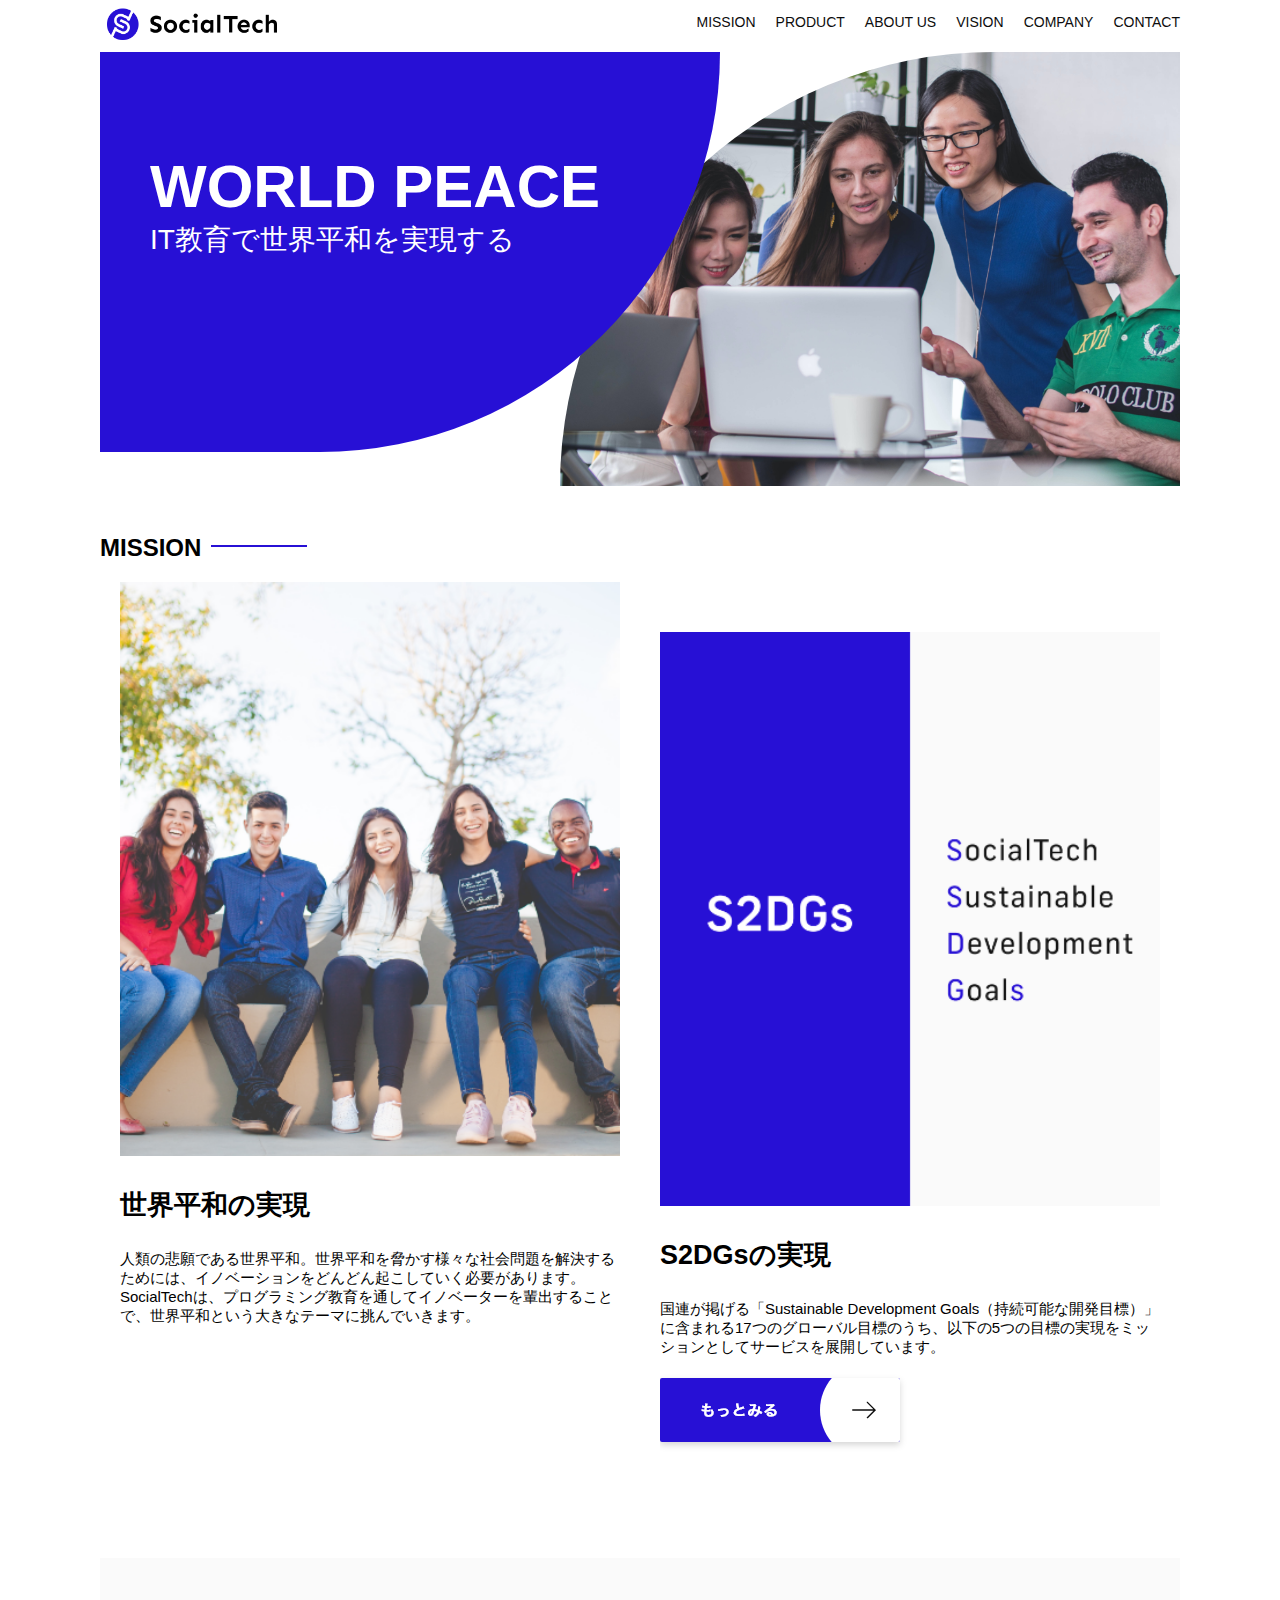
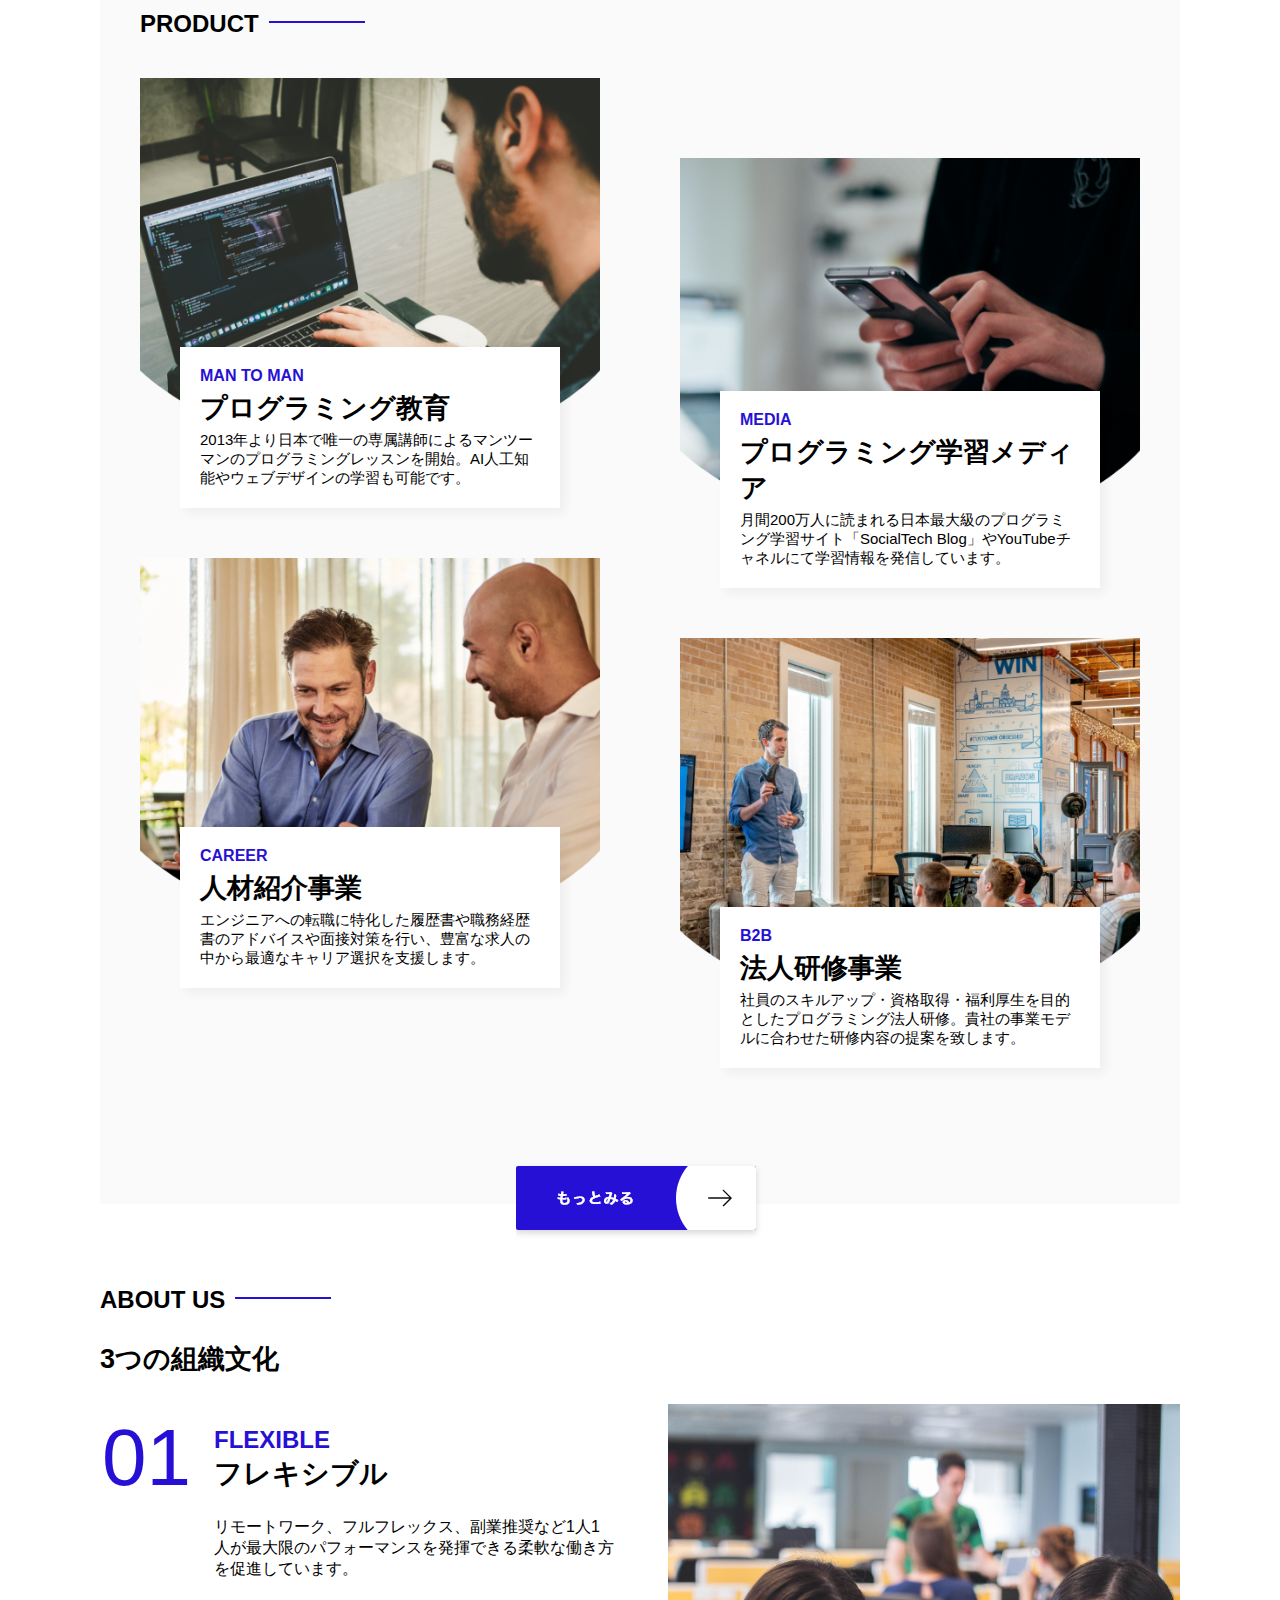
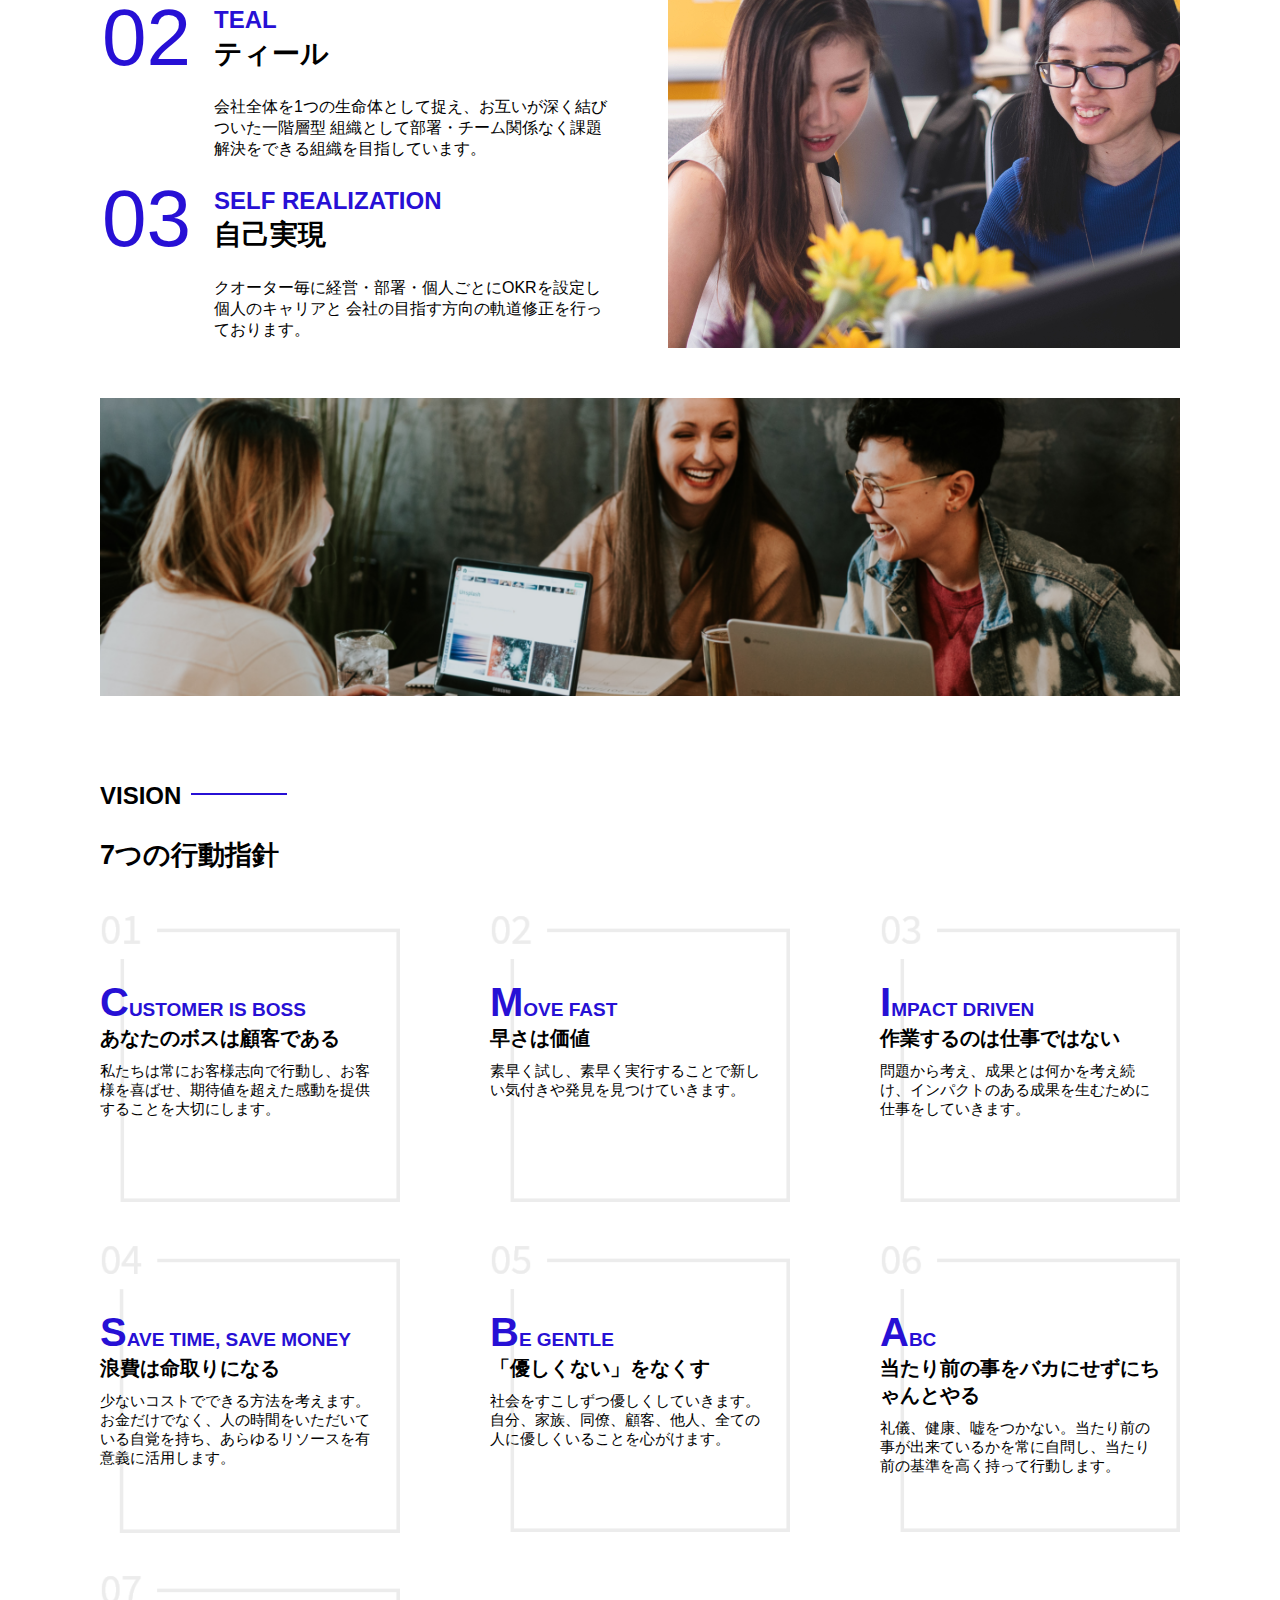
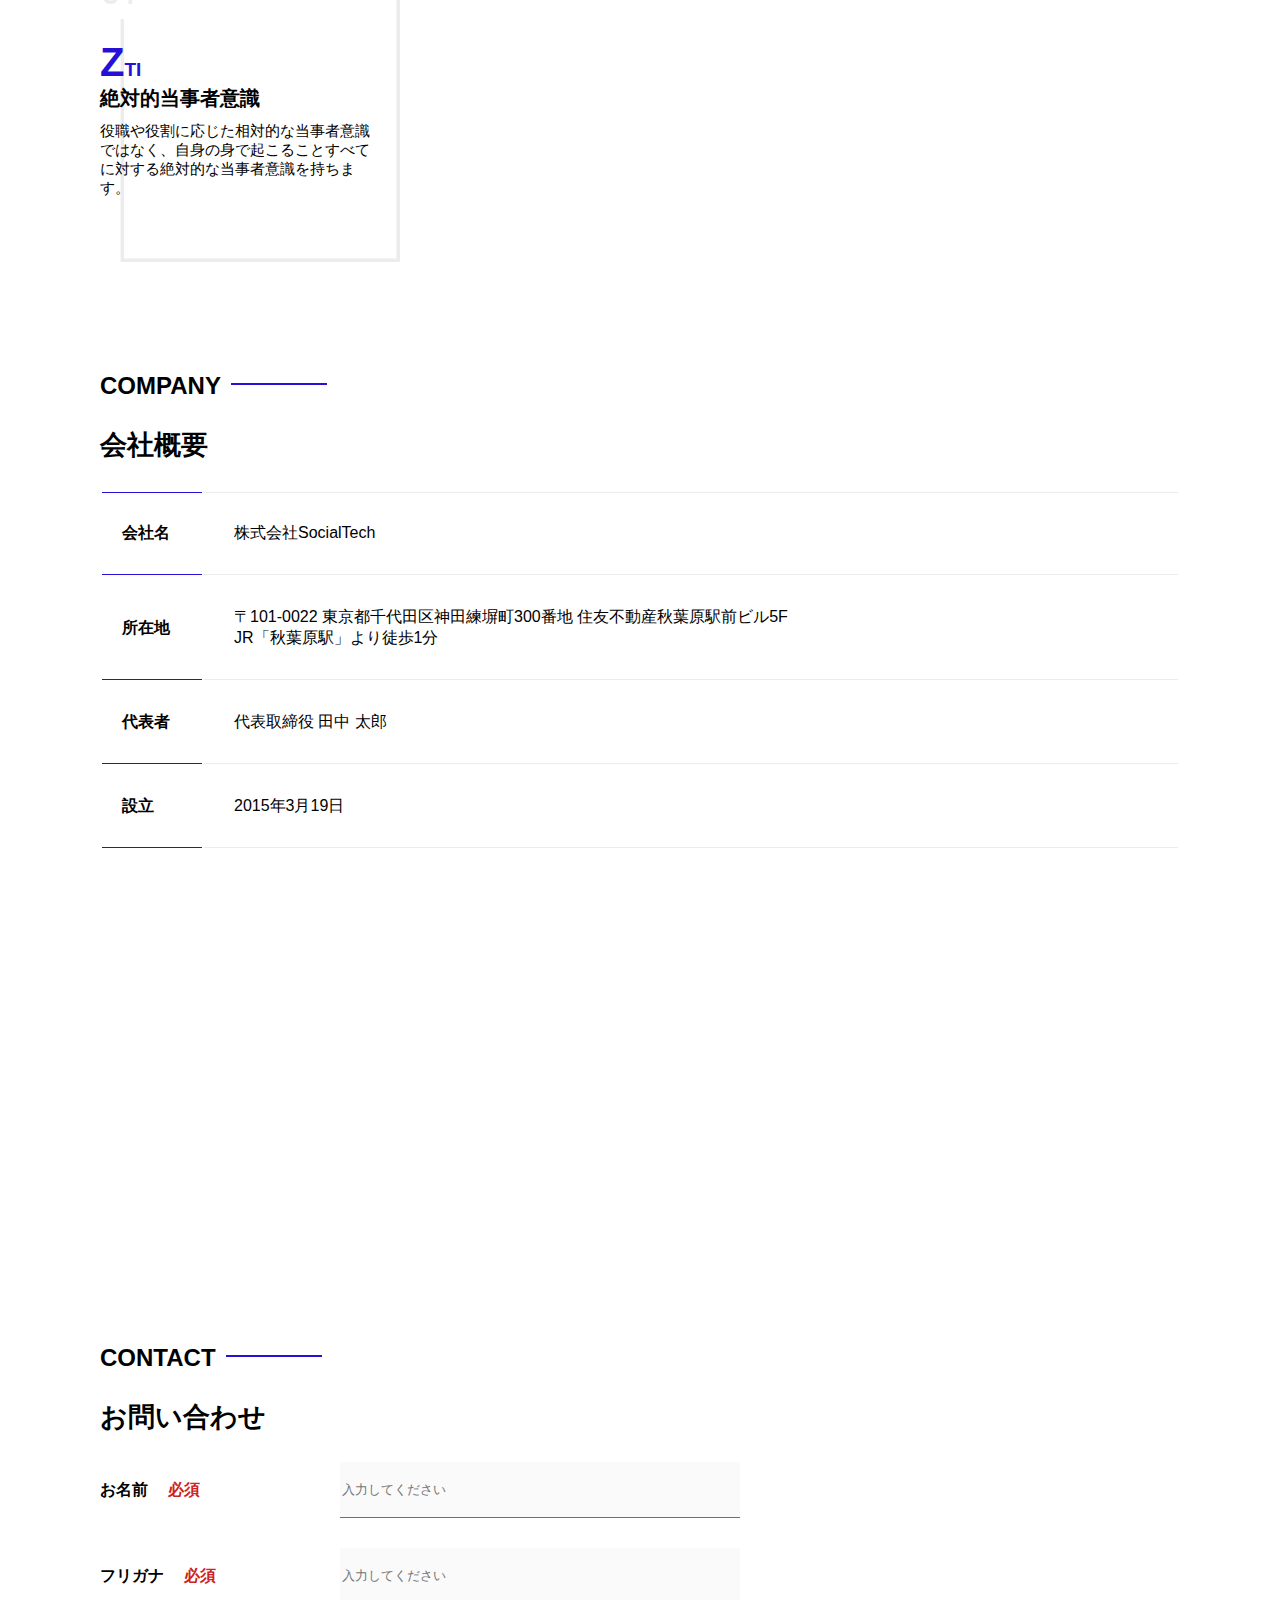
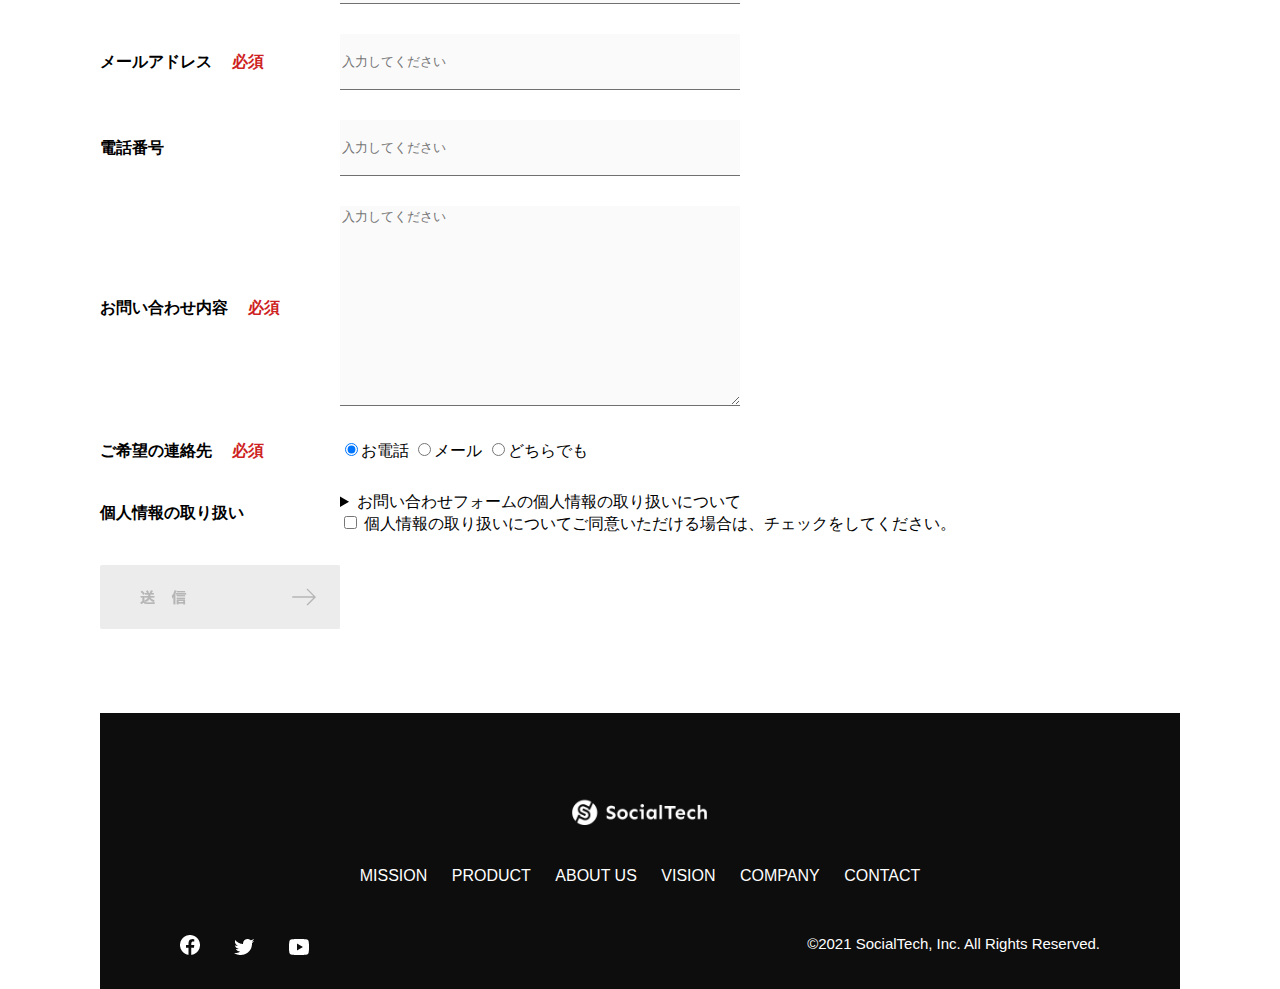
<file: index.html>
<!DOCTYPE html>
<html>
    <head>
        <title>SocialTech</title>
        <meta charset="utf-8">
        <meta name="description" content="SocialTechはEdTech業界のリーディングカンパニーを目指します。">
        <meta name="viewport" content="width=device-width, initial-scale=1.0">
        <link rel="stylesheet" href="style.css">
        <style>
          img:not([alt]) {
            border: 10px solid red;
          }
        </style>
    </head>
    <body>
        <!-- ヘッダー -->
        <header>
            <!-- ロゴ -->
            <a href="index.html" id="logo">
                <img src="images/logo.png" alt="トップページに戻る">
            </a>

            <!-- PC用ナビゲーション -->
            <nav id="nav-pc">
                <ul>
                    <li><a href="mission.html">MISSION</a></li>
                    <li><a href="product.html">PRODUCT</a></li>
                    <li><a href="index.html#aboutus">ABOUT US</a></li>
                    <li><a href="index.html#vision">VISION</a></li>
                    <li><a href="index.html#company">COMPANY</a></li>
                    <li><a href="index.html#contact">CONTACT</a></li>
                </ul>
            </nav>
            <!--スマホ用メニューボタン -->
            <button id="menu-sp" onclick="document.getElementById('nav-sp').style.display = 'block'">
              <img src="images/button-menu.png" alt="ナビゲーションを開く">
            </button>
            <!-- スマホ用ナビゲーション -->
             <div id="nav-sp">
              <button id="close" onclick="document.getElementById('nav-sp').style.display = 'none'">
              <img src="images/button-close.png" alt="ナビゲーションを閉じる">
              </button>

              <nav>
                <ul>
                  <li>
                    <a id="logo-sp" href="index.html" onclick="document.getElementById('nav-sp').style.display = 'none'"><img src="images/logo-sp.png" alt="トップページに戻る"></a>
                  </li>
                  <li><a class="menu" href="mission.html" onclick="document.getElementById('nav-sp').style.display = 'none'">MISSION</a></li>
                  <li><a class="menu" href="product.html" onclick="document.getElementById('nav-sp').style.display = 'none'">PRODUCT</a></li>
                  <li><a class="menu" href="index.html#aboutus" onclick="document.getElementById('nav-sp').style.display = 'none'">ABOUT US</a></li>
                  <li><a class="menu" href="index.html#vision" onclick="document.getElementById('nav-sp').style.display = 'none'">VISION</a></li>
                  <li><a class="menu" href="index.html#company" onclick="document.getElementById('nav-sp').style.display = 'none'">COMPANY</a></li>
                  <li><a class="menu" href="index.html#contact" onclick="document.getElementById('nav-sp').style.display = 'none'">CONTACT</a></li>
                </ul>
                </nav>
                <div id="sns">
                  <a href="https://www.facebook.com/sejuku2013">
                    <img src="images/button-facebook.png" alt="Facebookのリンク">
                  </a>
                  <a href="https://twitter.com/samuraijuku">
                    <img src="images/button-twitter.png" alt="Twitterのリンク">
                  </a>
                  <a href="https://www.youtube.com/channel/UCCFOQO5aDK0xXam4cUQXT8g">
                    <img src="images/button-youtube.png" alt="YouTubeのリンク">
                  </a>
                </div>
              </div>
        </header>

        <main>
            <article>
                <!-- メインビジュアル -->
                <section id="main-visual">
                    <div id="main-message">
                        <h1>WORLD PEACE</h1>
                        <p>IT教育で世界平和を実現する</p>
                    </div>
                    <img src="images/index/index-main.png" alt="PCの周りに集まる多国籍の仲間たち">
                </section>

                <!-- ミッション -->
                <section id="mission">
                    <h2 class="index-h2">MISSION</h2>
                    <div id="mission-flex">
                        <div>
                            <img id="mission-photo" src="images/index/index-mission.png" alt="屋外のベンチで写真を撮影する多国籍の仲間たち">
                            <h3>世界平和の実現</h3>
                            <p>
                                人類の悲願である世界平和。世界平和を脅かす様々な社会問題を解決するためには、イノベーションをどんどん起こしていく必要があります。SocialTechは、プログラミング教育を通してイノベーターを輩出することで、世界平和という大きなテーマに挑んでいきます。
                            </p>
                        </div>
                        <div>
                            <img id="s2dgs" src="images/index/s2dgs.png" alt="S2DGs">
                            <h3>S2DGsの実現</h3>
                            <p>国連が掲げる「Sustainable Development Goals（持続可能な開発目標）」に含まれる17つのグローバル目標のうち、以下の5つの目標の実現をミッションとしてサービスを展開しています。</p>
                            <a href="mission.html">
                                <img src="images/button-more.png" alt="もっとみる">
                            </a>
                        </div>
                    </div>
                </section>

                <!-- プロダクト -->
                <section id="product">
                    <h2 class="index-h2">PRODUCT</h2>
                    <div class="product-flex">
                        <div id="product-left">
                            <div>
                                <img class="product-photo" src="images/index/index-mantoman.png" alt="PCでコードを書く男性">
                                <div class="product-explain">
                                    <span>MAN TO MAN</span>
                                    <h3>プログラミング教育</h3>
                                    <p>2013年より日本で唯一の専属講師によるマンツーマンのプログラミングレッスンを開始。AI人工知能やウェブデザインの学習も可能です。</p>
                                </div>
                            </div>
                            <div>
                                <img class="product-photo" src="images/index/index-career.png" alt="笑顔で話し合う2人の男性">
                                <div class="product-explain">
                                    <span>CAREER</span>
                                    <h3>人材紹介事業</h3>
                                    <p>エンジニアへの転職に特化した履歴書や職務経歴書のアドバイスや面接対策を行い、豊富な求人の中から最適なキャリア選択を支援します。</p>
                                </div>
                            </div>
                        </div>
                        <div id="product-right">
                            <div>
                                <img class="product-photo" src="images/index/index-media.png" alt="スマートフォンを操作する人">
                                <div class="product-explain">
                                    <span>MEDIA</span>
                                    <h3>プログラミング学習メディア</h3>
                                    <p>月間200万人に読まれる日本最大級のプログラミング学習サイト「SocialTech Blog」やYouTubeチャネルにて学習情報を発信しています。</p>
                                </div>
                            </div>
                            <div>
                                <img class="product-photo" src="images/index/index-b2b.png" alt="講演中の男性とそれを聴く人々">
                                <div class="product-explain">
                                    <span>B2B</span>
                                    <h3>法人研修事業</h3>
                                    <p>社員のスキルアップ・資格取得・福利厚生を目的としたプログラミング法人研修。貴社の事業モデルに合わせた研修内容の提案を致します。</p>
                                </div>
                            </div>
                        </div>
                    </div>
                    <div id="product-more">
                        <a href="product.html">
                            <img src="images/button-more.png" alt="もっとみる">
                        </a>
                    </div>
                </section>

                <!-- ABOUT US -->
                <section id="aboutus">
                    <h2 class="index-h2">ABOUT US</h2>
                    <h3>3つの組織文化</h3>
                    <div>
                        <table class="culture-table">
                            <tr>
                                <td class="culture-num">01</td>
                                <th><span class="culture-en">FLEXIBLE</span><br>フレキシブル</th>
                            </tr>
                            <tr>
                                <td>

                                </td>
                                <td class="culture-description">リモートワーク、フルフレックス、副業推奨など1人1人が最大限のパフォーマンスを発揮できる柔軟な働き方を促進しています。</td>
                            </tr>
                            <tr>
                                <td class="culture-num">02</td>
                                <th><span class="culture-en">TEAL</span><br>ティール</th>
                            </tr>
                            <tr>
                                <td>

                                </td>
                                <td class="culture-description">会社全体を1つの生命体として捉え、お互いが深く結びついた一階層型 組織として部署・チーム関係なく課題解決をできる組織を目指しています。</td>
                            </tr>
                            <tr>
                                <td class="culture-num">03</td>
                                <th><span class="culture-en">SELF REALIZATION</span><br>自己実現</th>
                            </tr>
                            <tr>
                                <td>

                                </td>
                                <td class="culture-description">クオーター毎に経営・部署・個人ごとにOKRを設定し個人のキャリアと 会社の目指す方向の軌道修正を行っております。</td>
                            </tr>
                        </table>
                        <img class="culture-img" src="images/index/index-aboutus1.png" alt="笑顔で話し合う2人の女性">
                    </div>
                        <img class="culture-img2" src="images/index/index-aboutus2.png" alt="笑顔で話し合う3人の男女">
                </section>
                <!-- VISION -->
                <section id="vision">
                    <h2 class="index-h2">VISION</h2>
                    <h3>7つの行動指針</h3>
                    <div>
                        <div class="vision-box">
                            <img src="images/index/vision-01.png" alt="01">
                            <div>
                                <h4>CUSTOMER IS BOSS</h4>
                                <h5>あなたのボスは顧客である</h5>
                                <p>私たちは常にお客様志向で行動し、お客様を喜ばせ、期待値を超えた感動を提供することを大切にします。</p>
                            </div>
                        </div>
                        <div class="vision-box">
                            <img src="images/index/vision-02.png" alt="02">
                            <div>
                                <h4>MOVE FAST</h4>
                                <h5>早さは価値</h5>
                                <p>素早く試し、素早く実行することで新しい気付きや発見を見つけていきます。</p>
                            </div>
                        </div>
                        <div class="vision-box">
                            <img src="images/index/vision-03.png" alt="03">
                            <div>
                                <h4>IMPACT DRIVEN</h4>
                                <h5>作業するのは仕事ではない</h5>
                                <p>問題から考え、成果とは何かを考え続け、インパクトのある成果を生むために仕事をしていきます。</p>
                            </div>
                        </div>
                        <div class="vision-box">
                            <img src="images/index/vision-04.png" alt="04">
                            <div>
                                <h4>SAVE TIME, SAVE MONEY</h4>
                                <h5>浪費は命取りになる</h5>
                                <p>少ないコストでできる方法を考えます。お金だけでなく、人の時間をいただいている自覚を持ち、あらゆるリソースを有意義に活用します。</p>
                            </div>
                        </div>
                        <div class="vision-box">
                            <img src="images/index/vision-05.png" alt="05">
                            <div>
                                <h4>BE GENTLE</h4>
                                <h5>「優しくない」をなくす</h5>
                                <p>社会をすこしずつ優しくしていきます。自分、家族、同僚、顧客、他人、全ての人に優しくいることを心がけます。</p>
                            </div>
                        </div>
                        <div class="vision-box">
                            <img src="images/index/vision-06.png" alt="06">
                            <div>
                                <h4>ABC</h4>
                                <h5>当たり前の事をバカにせずにちゃんとやる</h5>
                                <p>礼儀、健康、嘘をつかない。当たり前の事が出来ているかを常に自問し、当たり前の基準を高く持って行動します。</p>
                            </div>
                        </div>
                        <div class="vision-box">
                            <img src="images/index/vision-07.png" alt="07">
                            <div>
                                <h4>ZTI</h4>
                                <h5>絶対的当事者意識</h5>
                                <p>役職や役割に応じた相対的な当事者意識ではなく、自身の身で起こることすべてに対する絶対的な当事者意識を持ちます。</p>
                            </div>
                        </div>
                    </div>
                </section>
                <!-- COMPANY -->
                <section id="company">
                    <h2 class="index-h2">COMPANY</h2>
                    <h3>会社概要</h3>
                        <table id="company-table">
                            <tr>
                                <th class="tableheader tableheader-first">会社名</th>
                                <td class="cell cell-first">株式会社SocialTech</td>
                            </tr>
                            <tr>
                                <th class="tableheader">所在地</th>
                                <td class="cell">〒101-0022 東京都千代田区神田練塀町300番地 住友不動産秋葉原駅前ビル5F<br>JR「秋葉原駅」より徒歩1分</td>
                            </tr>
                            <tr>
                                <th class="tableheader">代表者</th>
                                <td class="cell">代表取締役 田中 太郎</td>
                            </tr>
                            <tr>
                                <th class="tableheader">設立</th>
                                <td class="cell">2015年3月19日</td>
                            </tr>
                        </table>
    <iframe
        src="https://www.google.com/maps/embed?pb=!1m18!1m12!1m3!1d4611.608150906091!2d139.77181379354917!3d35.70068717935704!2m3!1f0!2f0!3f0!3m2!1i1024!2i768!4f13.1!3m3!1m2!1s0x60188fee13660e23%3A0x77137876edf742ac!2z5L2P5Y-L5LiN5YuV55Sj56eL6JGJ5Y6f6aeF5YmN44OT44Or!5e0!3m2!1sja!2sjp!4v1724072597083!5m2!1sja!2sjp"
        style="border: 0" allowfullscreen="" loading="lazy">
    </iframe>
   </section>
<!-- お問い合わせフォーム -->
   <section id="contact">
    <h2 class="index-h2">CONTACT</h2>
    <h3>お問い合わせ</h3>
    <form>
      <div>
        <div class="contact-heading">
          <label class="contact-label">お名前<span class="contact-span">必須</span></label>
        </div>
        <div>
          <input type="text" name="name" placeholder="入力してください" class="contact-textbox">
        </div>
      </div>
      <div>
        <div class="contact-heading">
          <label class="contact-label">フリガナ<span class="contact-span">必須</span></label>
        </div>
        <div>
          <input type="text" name="hurigana" placeholder="入力してください" class="contact-textbox">
        </div>
      </div>
      <div>
        <div class="contact-heading">
          <label class="contact-label">メールアドレス<span class="contact-span">必須</span></label>
        </div>
        <div>
          <input type="text" name="email" placeholder="入力してください" class="contact-textbox">
        </div>
      </div>
      <div>
        <div class="contact-heading">
          <label class="contact-label">電話番号</label>
        </div>
        <div>
          <input type="text" name="tel" placeholder="入力してください" class="contact-textbox">
        </div>
      </div>
      <div>
        <div class="contact-heading">
          <label class="contact-label">お問い合わせ内容<span class="contact-span">必須</span></label>
        </div>
        <div>
          <textarea class="contact-textarea" placeholder="入力してください" name="message"></textarea>
        </div>
      </div>
      <div>
        <div class="contact-heading">
          <label class="contact-label">ご希望の連絡先<span class="contact-span">必須</span></label>
        </div>
        <div><input class="radiobutton" type="radio" value="tel" name="contact" checked><label>お電話</label> <input class="radiobutton" type="radio" value="mail" name="contact"><label>メール</label> <input class="radiobutton" type="radio" value="both" name="contact"><label>どちらでも</label></div>
      </div>
      <div>
        <div class="contact-heading">
          <label class="contact-label">個人情報の取り扱い</label>
        </div>
        <div>
          <details>
            <summary>お問い合わせフォームの個人情報の取り扱いについて</summary>
            <div>
              <dl>
                <dt>１．組織の名称又は氏名</dt>
                <dd>株式会社SocialTech</dd>
                <dt>２．個人情報保護管理者（若しくはその代理人）の氏名又は職名、所属及び連絡先</dt>
                <dd>
                  <p>鈴木 一郎 コーポレート部</p>
                  <p>メールアドレス：samurai@example.com</p>
                  <p>TEL：03-1234-5678</p>
                </dd>
                <dt>３．個人情報の利用目的</dt>
                <dd>
                  <ul>
                    <li>本サービス及び本サービスに関連する情報の提供又はそれらに関する連絡のため</li>
                    <li>ユーザーの本人確認のため</li>
                    <li>当社サービスのご案内のため</li>
                    <li>当社の商品等の広告または宣伝（電子メールによるものを含むものとします。）</li>
                  </ul>
                </dd>
                <dt>４．個人情報の取り扱い業務の委託</dt>
                <dd>個人情報の取扱業務の全部または一部を外部に業務委託する場合があります。その際、弊社は、個人情報を適切に保護できる管理体制を敷き実行していることを条件として委託先を厳選したうえで、機密保持契約を委託先と締結し、お客様の個人情報を厳密に管理させます。</dd>
                <dt>５．個人情報の開示等の請求</dt>
                <dd>
                  お客様は、弊社に対してご自身の個人情報の開示等（利用目的の通知、開示、内容の訂正・追加・削除、利用の停止または消去、第三者への提供の停止）に関して、当社問合わせ窓口に申し出ることができます。<br>
                  その際、弊社はお客様ご本人を確認させていただいたうえで、合理的な期間内に対応いたします。<br>
                  なお、個人情報に関する弊社問合わせ先は、次の通りです。
                </dd>
                <dd>
                  <p>株式会社SocialTech　個人情報問合せ窓口</p>
                  <p>〒150-0043　東京都千代田区神田練塀町300番地 住友不動産秋葉原駅前ビル5F</p>
                  <p>メールアドレス：samurai@example.com　TEL：03-1234-5678</p>
                </dd>

                <dt>６．個人情報を提供されることの任意性について</dt>
                <dd>お客様がご自身の個人情報を弊社に提供されるか否かは、お客様のご判断によりますが、もしご提供されない場合には、適切なサービスが提供できない場合がありますので予めご了承ください。</dd>
              </dl>
            </div>
          </details>
          <input type="checkbox" name="agree">
          <span>個人情報の取り扱いについてご同意いただける場合は、チェックをしてください。</span>
        </div>
      </div>
        <input type="image" src="images/button-submit.png" alt="送信する">
    </form>
  </section>
</article>
</main>

<footer>
    <div id="footer-logo">
      <img src="images/logo-sp.png" alt="SocialTech">
    </div>
    <div id="footer-link">
        <a href="mission.html">MISSION</a>
        <a href="product.html">PRODUCT</a>
        <a href="index.html#aboutus">ABOUT US</a>
        <a href="index.html#vision">VISION</a>
        <a href="index.html#company">COMPANY</a>
        <a href="index.html#contact">CONTACT</a>
      </div>
      <div id="sns-footer">
        <div class="sns-btns">
          <a href="https://www.facebook.com/sejuku2013"><img src="images/button-facebook.png" alt="Facebookのリンク"></a>
          <a href="https://twitter.com/samuraijuku"><img src="images/button-twitter.png" alt="Twitterのリンク"></a>
          <a href="https://www.youtube.com/channel/UCCFOQO5aDK0xXam4cUQXT8g"><img src="images/button-youtube.png" alt="YouTubeのリンク"></a>
        </div>
        <p id="copyright">&copy;2021 SocialTech, Inc. All Rights Reserved.</p>
      </div>
  </footer>
    </body>
</html>
</file>
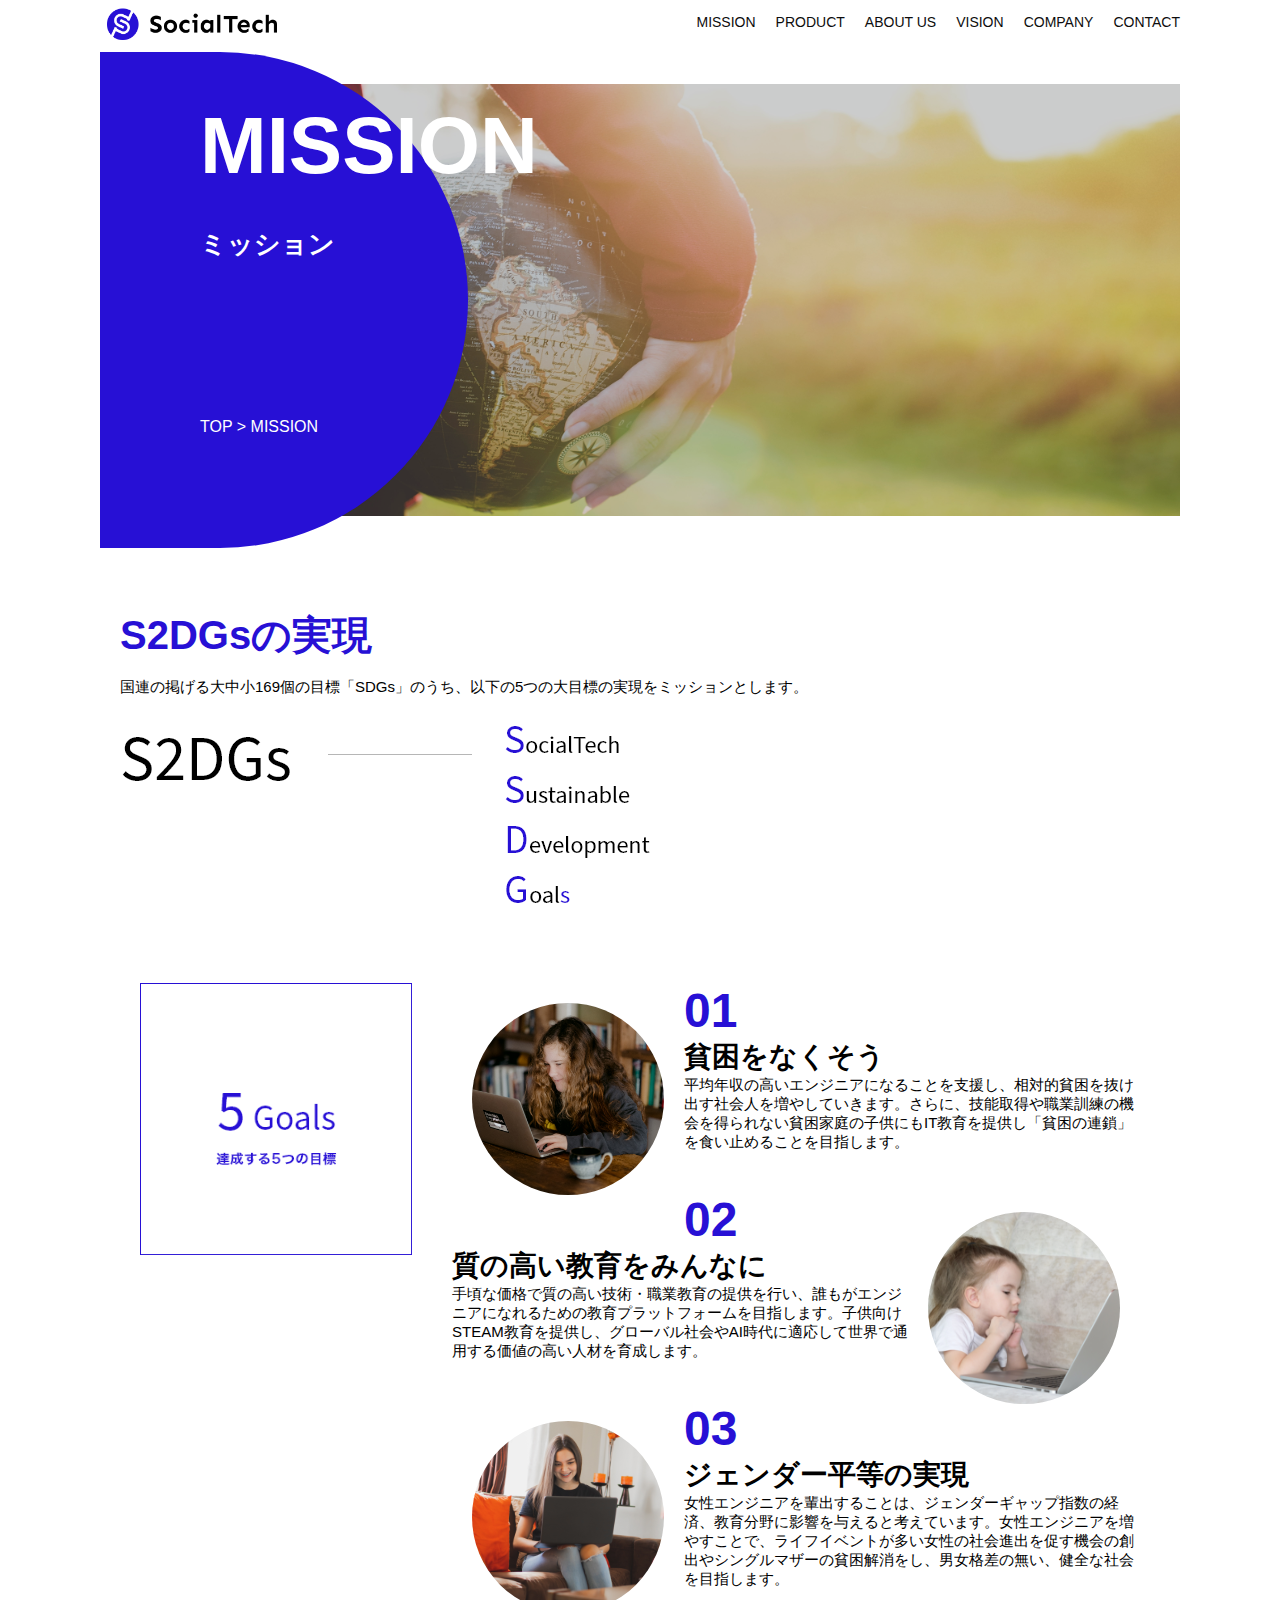
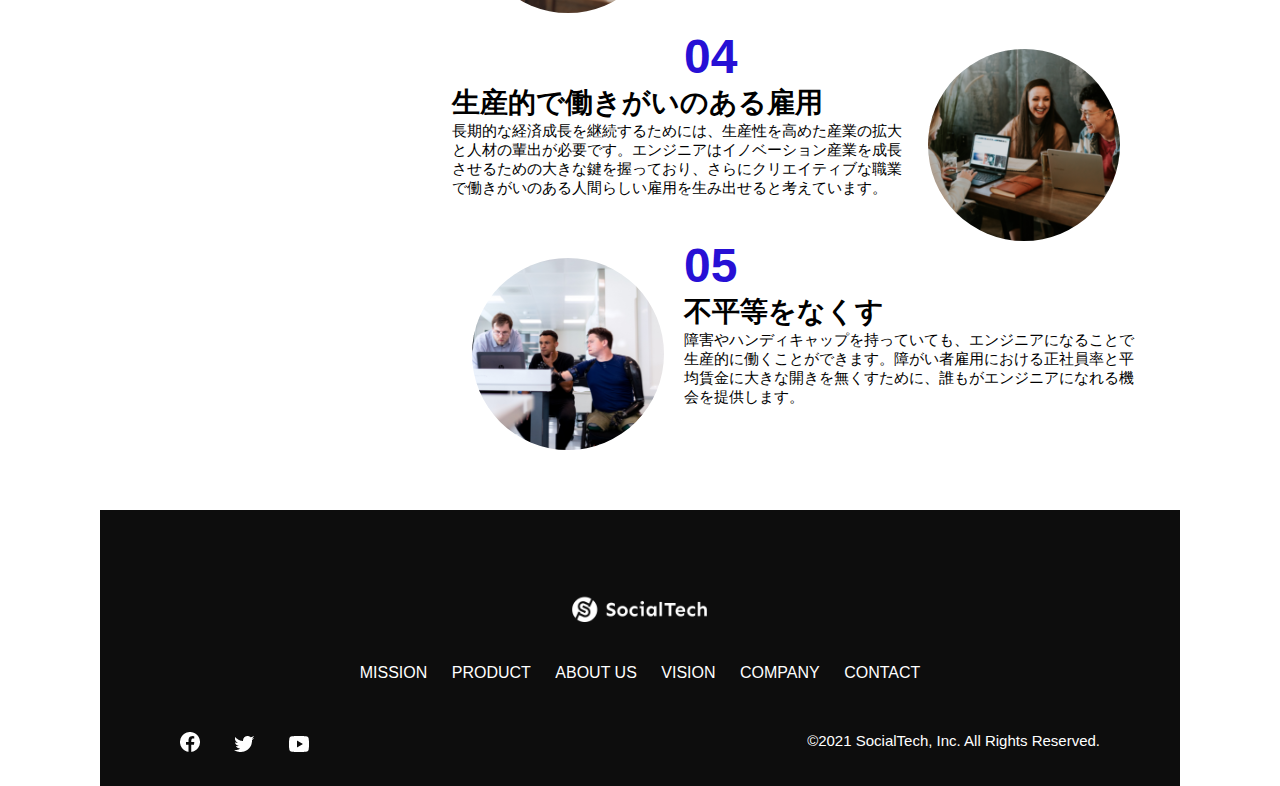
<file: mission.html>
<!DOCTYPE html>
<html>
  <head>
    <title>SocialTech -MISSION ミッション- </title>
    <meta charset="utf-8">
    <meta name="description" content="SocialTechが目指す5つの目標（S2DGs）を紹介します">
    <meta name="viewport" content="width=device-width, initial-scale=1.0">
    <link rel="stylesheet" href="style.css">
  </head>

  <body>
    <!-- ヘッダー -->
    <header>
      <!-- ロゴ -->
      <a href="index.html" id="logo">
        <img src="images/logo.png" alt="トップページに戻る">
      </a>

      <!-- PC用ナビゲーション -->
      <nav id="nav-pc">
          <ul>
            <li><a href="mission.html">MISSION</a></li>
            <li><a href="product.html">PRODUCT</a></li>
            <li><a href="index.html#aboutus">ABOUT US</a></li>
            <li><a href="index.html#vision">VISION</a></li>
            <li><a href="index.html#company">COMPANY</a></li>
            <li><a href="index.html#contact">CONTACT</a></li>
        </ul>
      </nav>

      <!-- スマホ用メニューボタン -->
      <button id="menu-sp" onclick="document.getElementById('nav-sp').style.display = 'block'">
          <img src="images/button-menu.png" alt="ナビゲーションを開く">
      </button>

      <!-- スマホ用ナビゲーション -->
      <div id="nav-sp">
          <button id="close" onclick="document.getElementById('nav-sp').style.display = 'none'">
          <img src="images/button-close.png" alt="ナビゲーションを閉じる">
        </button>

        <nav>
          <ul>
            <li>
              <a id="logo-sp" href="index.html" onclick="document.getElementById('nav-sp').style.display = 'none'"><img src="images/logo-sp.png" alt="トップページに戻る"></a>
            </li>
              <li><a class="menu" href="mission.html" onclick="document.getElementById('nav-sp').style.display = 'none'">MISSION</a></li>
              <li><a class="menu" href="product.html" onclick="document.getElementById('nav-sp').style.display = 'none'">PRODUCT</a></li>
              <li><a class="menu" href="index.html#aboutus" onclick="document.getElementById('nav-sp').style.display = 'none'">ABOUT US</a></li>
              <li><a class="menu" href="index.html#vision" onclick="document.getElementById('nav-sp').style.display = 'none'">VISION</a></li>
              <li><a class="menu" href="index.html#company" onclick="document.getElementById('nav-sp').style.display = 'none'">COMPANY</a></li>
              <li><a class="menu" href="index.html#contact" onclick="document.getElementById('nav-sp').style.display = 'none'">CONTACT</a></li>
          </ul>
        </nav>
        <div id="sns">
            <a href="https://www.facebook.com/sejuku2013">
              <img src="images/button-facebook.png" alt="Facebookのリンク">
            </a>
            <a href="https://twitter.com/samuraijuku">
              <img src="images/button-twitter.png" alt="Twitterのリンク">
            </a>
            <a href="https://www.youtube.com/channel/UCCFOQO5aDK0xXam4cUQXT8g">
              <img src="images/button-youtube.png" alt="YouTubeのリンク">
            </a>
        </div>
      </div>
    </header>

    <main>
      <article>
        <section id="mission-main">
            <div class="mission-main-inner">
              <div id="mission-title">
                <h1>MISSION<br><span>ミッション</span></h1>
                  <p>TOP > MISSION</p>
              </div>
            </div>
          </section>

          <section id="mission-s2dgs">
            <h2 class="mission-h2">S2DGsの実現</h2>
              <p>国連の掲げる大中小169個の目標「SDGs」のうち、以下の5つの大目標の実現をミッションとします。</p>
                  <img src="images/mission/mission-s2dgs.png" alt="S2DGs">
          </section>

          <section id="mission-five-goals">
            <div class="five-goals-image">
                    <img src="images/mission/mission-5goals.png" alt="5Goals">
            </div>
              <div class="five-goals-read">
                  <div>
                    <img class="fivegoals-image-left" src="images/mission/mission-5goals01.png" alt="PCを操作する女の子">
                    <span class="fivegoals-number">01</span>
                    <h3 class="fivegoals-h3">貧困をなくそう</h3>
                    <p class="fivegoals-p">平均年収の高いエンジニアになることを支援し、相対的貧困を抜け出す社会人を増やしていきます。さらに、技能取得や職業訓練の機会を得られない貧困家庭の子供にもIT教育を提供し「貧困の連鎖」を食い止めることを目指します。</p>
                  </div>
                  <div>
                    <img class="fivegoals-image-right" src="images/mission/mission-5goals02.png" alt="PCを見つめる小さい女の子">
                    <span class="fivegoals-number">02</span>
                    <h3 class="fivegoals-h3">質の高い教育をみんなに</h3>
                    <p class="fivegoals-p">手頃な価格で質の高い技術・職業教育の提供を行い、誰もがエンジニアになれるための教育プラットフォームを目指します。子供向けSTEAM教育を提供し、グローバル社会やAI時代に適応して世界で通用する価値の高い人材を育成します。</p>
                </div>
                <div>
                    <img class="fivegoals-image-left" src="images/mission/mission-5goals03.png" alt="PCを操作する女性">
    
                    <span class="fivegoals-number">03</span>
                  <h3 class="fivegoals-h3">ジェンダー平等の実現</h3>
                      <p class="fivegoals-p">女性エンジニアを輩出することは、ジェンダーギャップ指数の経済、教育分野に影響を与えると考えています。女性エンジニアを増やすことで、ライフイベントが多い女性の社会進出を促す機会の創出やシングルマザーの貧困解消をし、男女格差の無い、健全な社会を目指します。</p>
                </div>
                <div>
                    <img class="fivegoals-image-right" src="images/mission/mission-5goals04.png" alt="笑顔で話し合う3人の男女">
                    <span class="fivegoals-number">04</span>
                    <h3 class="fivegoals-h3">生産的で働きがいのある雇用</h3>
                      <p class="fivegoals-p">長期的な経済成長を継続するためには、生産性を高めた産業の拡大と人材の輩出が必要です。エンジニアはイノベーション産業を成長させるための大きな鍵を握っており、さらにクリエイティブな職業で働きがいのある人間らしい雇用を生み出せると考えています。</p>
                </div>
                <div>
                    <img class="fivegoals-image-left" src="images/mission/mission-5goals05.png" alt="障害を持つ男性が生き生きと働く様子">
                    <span class="fivegoals-number">05</span>
                    <h3 class="fivegoals-h3">不平等をなくす</h3>
                        <p class="fivegoals-p">障害やハンディキャップを持っていても、エンジニアになることで生産的に働くことができます。障がい者雇用における正社員率と平均賃金に大きな開きを無くすために、誰もがエンジニアになれる機会を提供します。</p>
                </div>
              </div>
            </section>
             
      </article>
    </main>

    <footer>
        <div id="footer-logo">
            <img src="images/logo-sp.png" alt="SocialTech">
      </div>
      <div id="footer-link">
            <a href="mission.html">MISSION</a>
            <a href="product.html">PRODUCT</a>
            <a href="index.html#aboutus">ABOUT US</a>
            <a href="index.html#vision">VISION</a>
            <a href="index.html#company">COMPANY</a>
            <a href="index.html#contact">CONTACT</a>
      </div>
      <div id="sns-footer">
          <div class="sns-btns">
              <a href="https://www.facebook.com/sejuku2013"><img src="images/button-facebook.png" alt="Facebookのリンク"></a>
              <a href="https://twitter.com/samuraijuku"><img src="images/button-twitter.png" alt="Twitterのリンク"></a>
              <a href="https://www.youtube.com/channel/UCCFOQO5aDK0xXam4cUQXT8g"><img src="images/button-youtube.png" alt="YouTubeのリンク"></a>
        </div>
              <p id="copyright">&copy;2021 SocialTech, Inc. All Rights Reserved.</p>
      </div>
    </footer>

  </body>
</html>
</file>
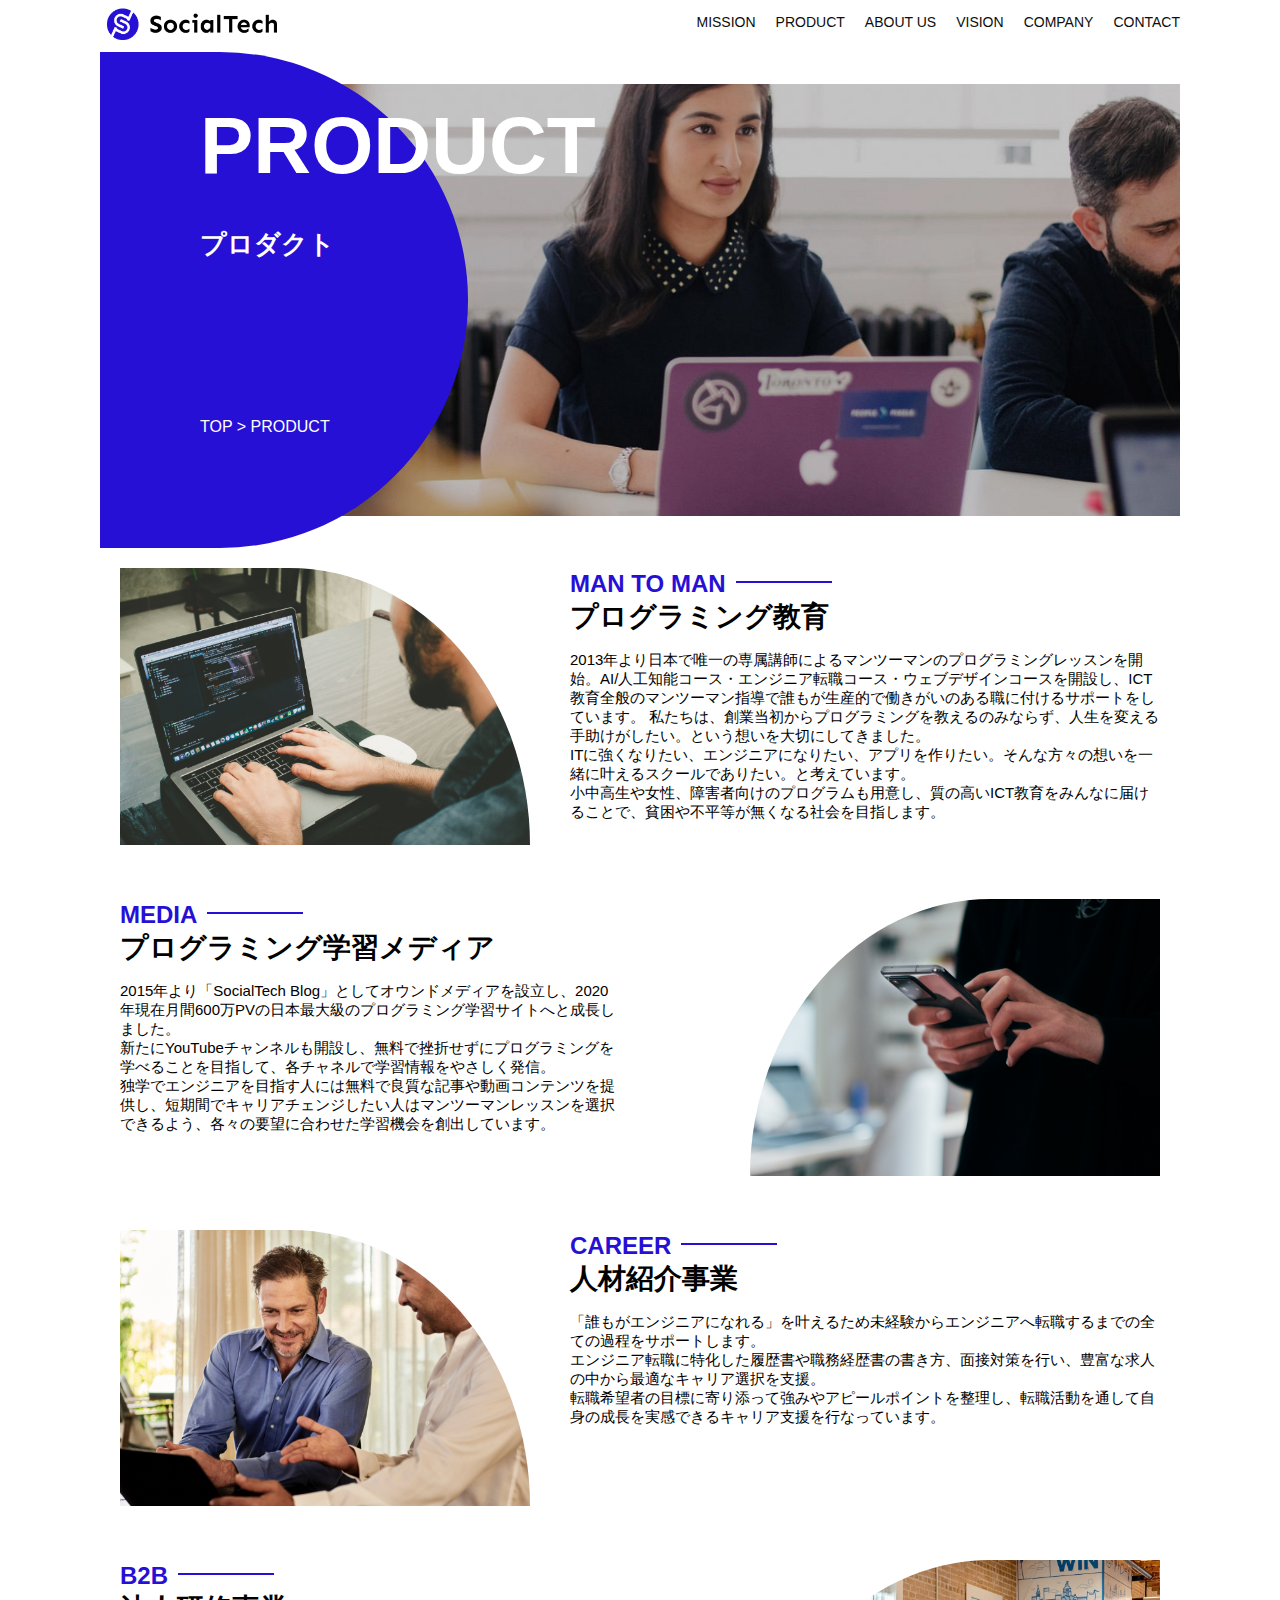
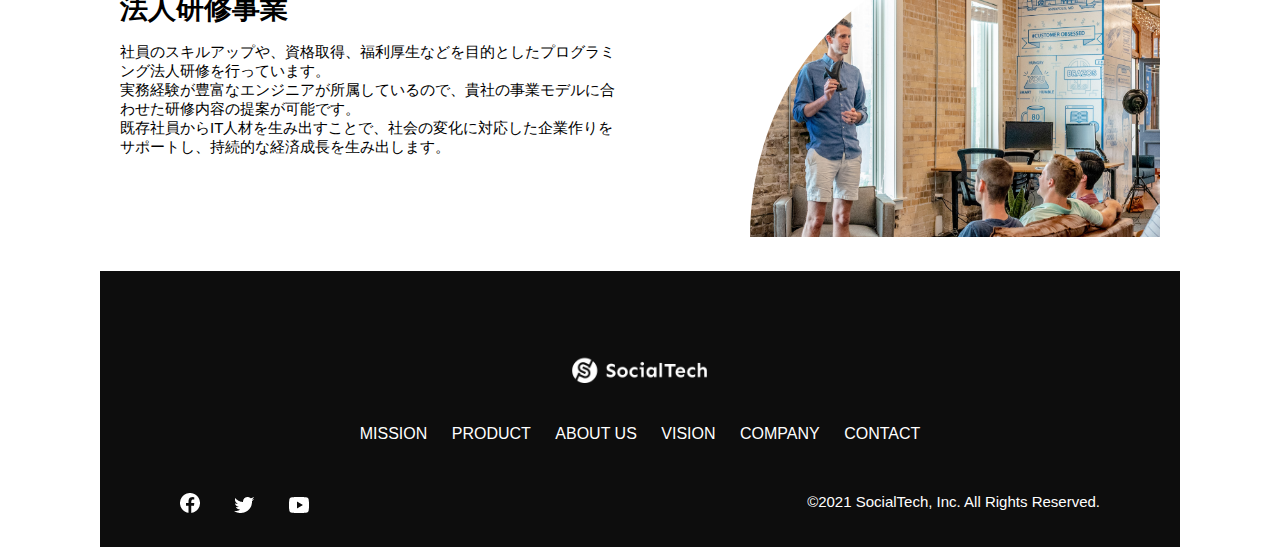
<file: product.html>
<!DOCTYPE html>
<html>
  <head>
    <title>SocialTech -PRODUCT プロダクト- </title>
        <meta charset="utf-8">
        <meta name="description" content="SocialTechの4つのプロダクトを紹介します">
        <meta name="viewport" content="width=device-width, initial-scale=1.0">
        <link rel="stylesheet" href="style.css">
  </head>

  <body>
    <!-- ヘッダー -->
    <header>
      <!-- ロゴ -->
        <a href="index.html" id="logo">
          <img src="images/logo.png" alt="トップページに戻る">
        </a>

      <!-- PC用ナビゲーション -->
      <nav id="nav-pc">
            <ul>
                <li><a href="mission.html">MISSION</a></li>
                <li><a href="product.html">PRODUCT</a></li>
                <li><a href="index.html#aboutus">ABOUT US</a></li>
                <li><a href="index.html#vision">VISION</a></li>
                <li><a href="index.html#company">COMPANY</a></li>
                <li><a href="index.html#contact">CONTACT</a></li>
            </ul>
      </nav>

      <!-- スマホ用メニューボタン -->
      <button id="menu-sp" onclick="document.getElementById('nav-sp').style.display = 'block'">
            <img src="images/button-menu.png" alt="ナビゲーションを開く">
      </button>

      <!-- スマホ用ナビゲーション -->
      <div id="nav-sp">
        <button id="close" onclick="document.getElementById('nav-sp').style.display = 'none'">
            <img src="images/button-close.png" alt="ナビゲーションを閉じる">
        </button>

        <nav>
          <ul>
            <li>
              <a id="logo-sp" href="index.html" onclick="document.getElementById('nav-sp').style.display = 'none'"><img src="images/logo-sp.png" alt="トップページに戻る"></a>
            </li>
                <li><a class="menu" href="mission.html" onclick="document.getElementById('nav-sp').style.display = 'none'">MISSION</a></li>
                <li><a class="menu" href="product.html" onclick="document.getElementById('nav-sp').style.display = 'none'">PRODUCT</a></li>
                <li><a class="menu" href="index.html#aboutus" onclick="document.getElementById('nav-sp').style.display = 'none'">ABOUT US</a></li>
                <li><a class="menu" href="index.html#vision" onclick="document.getElementById('nav-sp').style.display = 'none'">VISION</a></li>
                <li><a class="menu" href="index.html#company" onclick="document.getElementById('nav-sp').style.display = 'none'">COMPANY</a></li>
                <li><a class="menu" href="index.html#contact" onclick="document.getElementById('nav-sp').style.display = 'none'">CONTACT</a></li>
          </ul>
        </nav>
        <div id="sns">
            <a href="https://www.facebook.com/sejuku2013">
                <img src="images/button-facebook.png" alt="Facebookのリンク">
            </a>
            <a href="https://twitter.com/samuraijuku">
                <img src="images/button-twitter.png" alt="Twitterのリンク">
            </a>
            <a href="https://www.youtube.com/channel/UCCFOQO5aDK0xXam4cUQXT8g">
                <img src="images/button-youtube.png" alt="YouTubeのリンク">
            </a>
        </div>
      </div>
    </header>

    <main>
      <article>
        <section id="product-main">
                <div class="product-main-inner">
                    <div id="product-title">
                <h1>PRODUCT<br><span>プロダクト</span></h1>
                    <p>TOP > PRODUCT</p>
             </div>
            </div>
        </section> 
          
        <section class="product-section product-section-left">
            <div class="product-section-img">
                <img src="images/product/product-mantoman.png" alt="PCでコードを書く男性">
            </div>
            <div class="product-read">
                <h2 class="product-h2">MAN TO MAN</h2>
                <h3 class="product-h3">プログラミング教育</h3>
                    <p>
                      2013年より日本で唯一の専属講師によるマンツーマンのプログラミングレッスンを開始。AI/人工知能コース・エンジニア転職コース・ウェブデザインコースを開設し、ICT教育全般のマンツーマン指導で誰もが生産的で働きがいのある職に付けるサポートをしています。 私たちは、創業当初からプログラミングを教えるのみならず、人生を変える手助けがしたい。という想いを大切にしてきました。<br>ITに強くなりたい、エンジニアになりたい、アプリを作りたい。そんな方々の想いを一緒に叶えるスクールでありたい。と考えています。<br>小中高生や女性、障害者向けのプログラムも用意し、質の高いICT教育をみんなに届けることで、貧困や不平等が無くなる社会を目指します。
                    </p>
            </div>
        </section>
  
        <section class="product-section product-section-right">
            <div class="product-read">
                <h2 class="product-h2">MEDIA</h2>
                <h3 class="product-h3">プログラミング学習メディア</h3>
                    <p>2015年より「SocialTech Blog」としてオウンドメディアを設立し、2020年現在月間600万PVの日本最大級のプログラミング学習サイトへと成長しました。<br>新たにYouTubeチャンネルも開設し、無料で挫折せずにプログラミングを学べることを目指して、各チャネルで学習情報をやさしく発信。<br>独学でエンジニアを目指す人には無料で良質な記事や動画コンテンツを提供し、短期間でキャリアチェンジしたい人はマンツーマンレッスンを選択できるよう、各々の要望に合わせた学習機会を創出しています。</p>
            </div>
            <div class="product-section-img">
              <img src="images/product/product-media.png" alt="スマートフォンを操作する人">
            </div>
        </section>
        <section class="product-section product-section-left">
            <div class="product-section-img">
                <img src="images/product/product-career.png" alt="笑顔で話し合う2人の男性">
            </div>
            <div class="product-read">
                <h2 class="product-h2">CAREER</h2>
                <h3 class="product-h3">人材紹介事業</h3>
                    <p>「誰もがエンジニアになれる」を叶えるため未経験からエンジニアへ転職するまでの全ての過程をサポートします。<br>エンジニア転職に特化した履歴書や職務経歴書の書き方、面接対策を行い、豊富な求人の中から最適なキャリア選択を支援。<br>転職希望者の目標に寄り添って強みやアピールポイントを整理し、転職活動を通して自身の成長を実感できるキャリア支援を行なっています。<br></p>
            </div>
        </section>
  
          <section class="product-section product-section-right">
            <div class="product-read">
                <h2 class="product-h2">B2B</h2>
                <h3 class="product-h3">法人研修事業</h3>
                    <p>社員のスキルアップや、資格取得、福利厚生などを目的としたプログラミング法人研修を行っています。<br>実務経験が豊富なエンジニアが所属しているので、貴社の事業モデルに合わせた研修内容の提案が可能です。<br>既存社員からIT人材を生み出すことで、社会の変化に対応した企業作りをサポートし、持続的な経済成長を生み出します。</p>
            </div>
            <div class="product-section-img">
                    <img src="images/product/product-b2b.png" alt="講演中の男性とそれを聴く人々">
            </div>
        </section>          
      </article>
    </main>

    <footer>
      <div id="footer-logo">
        <img src="images/logo-sp.png" alt="SocialTech">
      </div>
      <div id="footer-link">
            <a href="mission.html">MISSION</a>
            <a href="product.html">PRODUCT</a>
            <a href="index.html#aboutus">ABOUT US</a>
            <a href="index.html#vision">VISION</a>
            <a href="index.html#company">COMPANY</a>
            <a href="index.html#contact">CONTACT</a>
      </div>
      <div id="sns-footer">
            <div class="sns-btns">
                <a href="https://www.facebook.com/sejuku2013"><img src="images/button-facebook.png" alt="Facebookのリンク"></a>
                <a href="https://twitter.com/samuraijuku"><img src="images/button-twitter.png" alt="Twitterのリンク"></a>
                <a href="https://www.youtube.com/channel/UCCFOQO5aDK0xXam4cUQXT8g"><img src="images/button-youtube.png" alt="YouTubeのリンク"></a>
    </div>
        <p id="copyright">&copy;2021 SocialTech, Inc. All Rights Reserved.</p>
      </div>
    </footer>
    
  </body>
</html>
</file>
<file: style.css>
/* PC、スマホ共通スタイル */
* {
    box-sizing: border-box;
}

p {
    font-size: 15px;
}

body {
    max-width: 1080px;
    margin: 0 auto 0 auto;
    font-family: "Source Sans Pro", "Hiragino Kaku Gothic ProN", Meiryo, Arial, sans-serif;
}

/* ヘッダー */
header {
    display: flex;
    justify-content: space-between;
}

/* ナビゲーションのレイアウト */
#nav-pc {
    font-size: 14px;
}

#nav-pc ul {
    display: flex;
    padding-left: 0;
}

#nav-pc li {
    list-style: none;
}

/* ナビゲーションのリンクの装飾設定 */
#nav-pc a {
    text-decoration: none;
    margin-left: 20px;
    color: #0d0d0d;
}

#nav-pc a:hover {
    text-decoration: underline;
}

   /* スマホ用ナビを非表示 */
   #nav-sp,
   #menu-sp {
     display: none;
   }

/* メインビジュアル*/
#main-visual {
    position: relative;
    height: 400px;
}

#main-message {
    position: absolute;
    top: 0;
    left: 0;
    background-color: #2710d5;
    color: #ffffff;
    border-radius: 0 0 476px 0;
    max-width: 620px;
    height: 100%;
    width: 100%;
    z-index: 11;
}

#main-message h1 {
    font-size: 60px;
    margin: 100px 0 0 50px;
}

#main-message > p {
    font-size: 28px;
    margin: 0 0 0 50px;
}

#main-visual > img {
    max-width: 620px;
    border-radius: 476px 0 0 0;
    position: absolute;
    top: 0;
    right: 0;
    z-index: 10;
}

/* 見出し */
h2 {
    margin: 40px 0 0 0;
}

h2::after {
    content: url("images/line.png");
    margin-left: 10px;
  }

h3 {
    font-size: 27px;
}

/* ミッション */
#mission {
    margin: 80px auto 80px auto;
}

#mission-flex {
    display: flex;
}

#mission-flex > div {
    width: 50%;
    margin: 20px;
}

#mission-photo {
    width: 100%;
}

#s2dgs {
    margin-top: 50px;
    width: 100%;
}

  /* プロダクト */
  #product {
    background-color: #fafafa;
    margin: 80px 0 80px 0;
    padding: 10px 40px 0px 40px;
  }
  
  /* 外枠 */
  #product .product-flex {
    margin-top: 40px;
    display: flex;
  }
  
  /* 左のカラム */
  #product-left {
    width: 50%;
    margin-right: 20px;
  }
  
  /* 右のカラム */
  #product-right {
    width: 50%;
    margin-left: 20px;
    margin-top: 80px;
  }
  
  /* 写真＋説明の枠 */
  #product-left > div {
    position: relative;
    height: 480px;
    margin-right: 20px;
  }
  #product-right > div {
    position: relative;
    height: 480px;
    margin-left: 20px;
  }

  /* 写真 */
  .product-photo {
    width: 100%;
  }

  /* 説明文の枠 */
  .product-explain {
    background-color: #ffffff;
    position: absolute;
    left: 0;
    bottom: 50px;
    margin: 0 40px 0 40px;
    padding: 20px;
    box-shadow: 5px 5px 10px rgba(0, 0, 0, 0.05);
  }

   /* 説明文の英語 */
   .product-explain > span {
    color: #2710d5;
    font-weight: bold;
    font-size: 16px;
    margin: 0px;
  }
  
  /* 説明文の見出し */
  .product-explain > h3 {
    margin: 5px 0 5px 0;
  }
  
  /* 説明文 */
  .product-explain > p {
    margin: 0;
  }
  
  /* もっと見るボタン */
  #product-more {
    text-align: center;
  }
  
  #product-more a {
    position: relative;
    bottom: -42px;
  }

  /* ABOUT US */
  #aboutus {
    margin: 80px auto 80px auto;
  }

  /* 3つの組織文化と画像を入れる枠 */
  #aboutus > div {
    display: flex;
  }

  /* 画像 */
  .culture-img {
    width: 50%;
    align-self: flex-start;
  }

  .culture-img2 {
    margin-top: 50px;
    width: 100%;
  }

  /* 3つの組織文化の表 */
  .culture-table {
    margin-right: 50px;
  }

  /* 番号 */
  .culture-num {
    font-size: 80px;
    color: #2710d5;
    padding: 0 20px 0 0;
  }

  /* 見出し */
  .culture-table th {
    text-align: left;
    font-size: 28px;
    font-weight: bold;
  }

  /* 組織文化英語 */
  .culture-en {
    color: #2710d5;
    font-size: 24px;
  }

  /* 説明文 */
  .culture-description {
    margin: 0;
  }

  /* ビジョン */
  #vision {
    margin: 80px auto 80px auto;
  }

  /* セクション内の外枠 */
  #vision > div {
    display: flex;
    justify-content: space-between;
    flex-wrap: wrap;
  }

  /* 7つの行動指針の枠 */
  .vision-box {
    width: 300px;
    height: 300px;
    margin-bottom: 30px;
    position: relative;
  }

  .vision-box > img {
    width: 100%;
    position: relative;
    z-index: 30;
  }

  .vision-box > div {
    position: absolute;
    top: 0;
    left: 0;
    z-index: 31;
    margin-right: 20px;
  }

  .vision-box > div > h4 {
    color: #2710d5;
    font-size: 19px;
    margin: 80px 0 0 0;
  } 

  .vision-box > div > h4::first-letter {
    font-size: 40px;
  }

  .vision-box > div > h5 {
    font-size: 20px;
    margin: 0 0 0 0;
  }

  .vision-box > div > p {
    margin: 10px 0 0 0;
  }

  /* 会社概要 */
  #company {
    margin: 80px auto 80px auto;
  }

  #company-table {
    width: 100%; 
  }

.tableheader {
  text-align: left;
  padding: 20px;
  border-bottom-color: #2710d5;
  border-bottom-width: 1px;
  border-bottom-style: solid;
  width: 100px;
}

.tableheader-first {
  border-top-color: #2710d5;
  border-top-width: 1px;
  border-top-style: solid;
}

  .cell {
    padding: 30px;
    border-bottom-color: #ececec;
    border-bottom-width: 1px;
    border-bottom-style: solid;
  }

  .cell-first {
    border-top-color: #ececec;
    border-top-width: 1px;
    border-top-style: solid;
  }

  #company > iframe {
    width: 100%;
    height: 368px;
    margin-top: 40px;
  }

/* お問い合わせ */
#contact {
  margin: 80px auto 80px auto;
}

/* 外枠 */
#contact > form > div {
  display: flex;
  flex-direction: row;
  flex-wrap: wrap;
  padding-bottom: 30px;
}

  /* 左列の見出し */
  .contact-heading {
    width: 240px;
    align-self: center;
  }
  /* 見出しのラベル */
  .contact-label {
    font-weight: bold;
  }
  /* 必須 */
  .contact-span {
    color: #ce2222;
    margin: 0 0 0 20px;
    font-weight: bold;
  }

   /* テキストボックス */
   .contact-textbox {
    border-top: 0px;
    border-left: 0px;
    border-right: 0px;
    border-bottom-width: 1px;
    border-bottom-color: #707070;
    border-style: solid;
    background-color: #fafafa;
    height: 56px;
    width: 400px;
  }
  
  /* お問い合わせ内容のテキストエリア */
  .contact-textarea {
    border-top: 0px;
    border-left: 0px;
    border-right: 0px;
    border-bottom-width: 1px;
    border-bottom-color: #707070;
    background-color: #fafafa;
    width: 400px;
    height: 200px;
  }

     /* 個人情報の取り扱い */
  #contact dt {
    font-weight: bold;
  }
  
  #contact dd {
    margin: 0 0 16px 0;
  }
  
  #contact dd p {
    margin: 0;
  }
  
  #contact dd ul {
    padding-left: 0;
  }
  
  #contact dd li {
    margin-bottom: 0;
    list-style: none;
  }

   /* フッター */
   footer {
    background-color: #0d0d0d;
    text-align: center;
    padding: 80px 80px 30px 80px;
  }
  
  #footer-logo {
    margin-bottom: 30px;
  }

  #footer-link {
    margin-bottom: 50px;
  }
  
  #footer-link > a {
    text-decoration: none;
    margin: 10px;
    color: #ffffff;
  }
  
  #footer-link > a:hover {
    text-decoration: underline;
  }

  #sns-footer {
    display: flex;
    justify-content: space-between;
    text-align: left;
  }
  
  #sns-footer a {
    margin-right: 30px;
  }
  
  #copyright {
    color: #ffffff;
    margin: 0;
  }

    /* mission.html用スタイル */
  /* ミッションのメインビジュアル */
  .mission-main-inner {
    background-image: url("images/mission/mission-main.png");
    background-repeat: no-repeat;
    background-position-y: center;
  }
  
  #mission-title {
    background-color: #2710d5;
    width: 368px;
    color: #ffffff;
    height: 496px;
    border-radius: 0 248px 248px 0;
    position: relative;
  }
  
  #mission-title h1 {
    position: absolute;
    top: 0;
    left: 100px;
    font-size: 80px;
    line-height: 1;
  }
  
  #mission-title h1 span {
    font-size: 26px;
  }
  
  #mission-title > p {
    position: absolute;
    top: 350px;
    left: 100px;
    font-size: 16px;
  }

    /* ミッションページ　S2DGSの設定 */
    #mission-s2dgs {
      padding: 20px;
    }
    
    .mission-h2 {
      color: #2710d5;
      font-size: 40px;
    }
    
    .mission-h2::after {
      content: none;
    }

      /* ミッションページ　5つのゴールの設定 */
  #mission-five-goals {
    padding: 20px;
    display: flex;
  }
  
  #mission-five-goals .five-goals-image {
    width: 30%;
    padding: 20px;
  }
  
  #mission-five-goals .five-goals-image img {
    width: 100%;
  }
  
  #mission-five-goals .five-goals-read {
    width: 70%;
    padding: 20px;
  }
  
  #mission-five-goals .five-goals-read > div {
    margin-bottom: 40px;
  }
  
  .fivegoals-image-right {
    float: right;
    margin: 20px;
  }
  
  .fivegoals-image-left {
    float: left;
    margin: 20px;
  }
  
  .fivegoals-number {
    color: #2710d5;
    font-size: 48px;
    font-weight: bold;
    margin: 0;
  }
  
  .fivegoals-h3 {
    font-size: 28px;
    margin: 0;
  }
  
  .fivegoals-p {
    margin: 0;
  }

    /* プロダクトページ */
  .product-main-inner {
      background-image: url("images/product/product-main.png");
      background-repeat: no-repeat;
      background-position-y: center;
    }
    
  #product-title {
      background-color: #2710d5;
      width: 368px;
      color: #ffffff;
      height: 496px;
      border-radius: 0 248px 248px 0;
      position: relative;
    }
    
  #product-title h1 {
      position: absolute;
      top: 0;
      left: 100px;
      font-size: 80px;
      line-height: 1;
    }
    
  #product-title h1 span {
      font-size: 26px;
    }
    
  #product-title > p {
      position: absolute;
      top: 350px;
      left: 100px;
      font-size: 16px;
    }

  /* セクション */
.product-section {
    display: flex;
    padding: 20px 20px 0;
  }
  
.product-section .product-section-img {
    width: 450px;
  }
  
  /* 右が画像のセクション*/
.product-section-left .product-section-img img {
    width: 100%;
    padding: 0 40px 30px 0;
    border-radius: 0 432px 0 0;
  }
  
.product-section-left .product-read {
    width: 50%;
    flex-grow: 1;
  }
  
.product-section-left .product-read p {
    margin-bottom: 0;
  }
  
  /* 右が画像のセクション*/
.product-section-right {
    justify-content: space-between;
  }
  
.product-section-right .product-section-img img {
    width: 100%;
    padding: 0 0 30px 40px;
    border-radius: 432px 0 0 0;
  }
  
.product-section-right .product-read {
    width: 500px;
  }
  
.product-h2 {
    color: #2710d5;
    font-size: 24px;
    margin: 0;
  }
  
.product-h3 {
    font-size: 28px;
    margin: 0;
  }  


  /*====================
   スマートフォン用のスタイル
  =====================*/
@media screen and (max-width: 767px) {
  /* PC用ナビゲーション非表示 */
  #nav-pc {
    display: none;
  }
  /* ハンバーガーメニュー */
  #menu-sp {
    display: block;
    background-color: transparent;
    float: right;
    padding: 0;
    border: none;
  }
/* スマホ用ナビゲーションの表示切替 */
/* 初期状態、レイアウトと非表示設定 */
#nav-sp {
    background-color: #2710d5;
    position: fixed;
    left: 0;
    top: 0;
    height: 100%;
    width: 100%;
    display: none;
    z-index: 100;
}

/* ×ボタン */
#close {
    position: absolute;
    top: 20px;
    right: 20px;
    background-color: transparent;
    border: none;
}
  
#nav-sp nav ul {
    padding-left: 0;
}
  
#nav-sp nav li {
    list-style: none;
}
  
    /* ナビゲーションメニュー用ロゴ */
    #logo-sp {
      margin: 80px 0 30px 20px;
    } 

     /* ナビゲーションのリンクの装飾設定 */
   #nav-sp nav a {
    display: block;
    color: #ffffff;
  }
 
  #nav-sp nav a:hover {
     text-decoration: underline;
   }
 
   #nav-sp .menu {
     text-decoration: none;
     margin: 0 20px 0 20px;
     height: 44px;
     font-size: 16px;
     background-image: url("images/arrow.png");
     background-repeat: no-repeat;
     background-position: right top;
   }

#sns {
    position: absolute;
    bottom: 20px;
    left: 20px;
}

#sns > a {
    margin-right: 30px;
}

/* メインビジュアル */
#main-visual {
    position: relative;
    height: 470px;
}

#main-visual > div {
    text-align: center;
    height: 280px;
}

#main-visual h1 {
    font-size: 28px;
    margin: 90px 0 0 0;
}

#main-visual > div > p {
    margin: 0;
    font-size: 15px;
}

#main-visual > img {
    width: 100%;
    border-radius: 476px 0 0 0;
    top: auto;
    bottom: 0;
}

/* 見出し */

h2 { 
    margin: 15px 0 15px 0;
}

h3 {
    font-size: 24px;
    margin: 10px 0 0 0;
}

/* ミッション */
#mission {
    margin: 20px 0 20px 0;
    padding: 0 20px 0 20px;
}

#mission-flex {
    flex-direction: column;
}

#mission-flex > div {
    width: 100%;
    margin: 0;
}

/* プロダクト */
#product {
    margin: 0;
    padding: 10px 20px 0 20px;
}

/* 外枠 */
#product .product-flex {
    flex-direction: column;
    margin-top: 0;
}

/* 左右のカラム　スマホでは縦並び */
#product-left,
#product-right {
    width: 100%;
    margin: 0;
}

/*  画像＋説明の枠 */
#product-left > div,
#product-right > div {
    height: auto;
    margin: 0;
}
   
/* 説明文の枠 */
.product-explain {
    position: relative;
    margin: 0;
}
   
.product-explain > h3 {
    margin: 10px 0 10px 0;
    font-size: 24px;
}
   
/* もっと見るボタン */
#product-more {
    text-align: left;
}

  /* ABOUT US */
#aboutus {
    margin: 80px 20px 80px 20px;
  }

#aboutus > div {
    flex-direction: column;
 }

.culture-table th {
    font-size: 16px;
  }

.culture-table {
    margin-right: 0;
    padding-right: 20px;
    order: 2;
}

.culture-img {
    width: 100%;
    order: 1;
}

.culture-img2 {
    margin-top: 0;
}

.culture-num {
    padding: 0;
}

.culture-description {
    margin: 0;
}

/* ビジョン */
#vision {
    margin: 80px 20px 80px 20px;
}

.vision-box > img {
    position: absolute;
    top: 0;
    left: 0;
}

.vision-box > div > h4 {
    margin: 60px 0 0 0;
}

 /*会社概要*/
#company {
    margin: 0 20px 0 20px;
  }

#company > h3 {
    margin-bottom: 20px;
}

.tableheader {
    width: 50px;
  }

.cell {
    padding: 20px;
  }

#company > iframe {
    height: 240px;
}

 /* お問い合わせ */
#contact {
  margin: 80px 20px 80px 20px;
}

#contact > h3 {
  margin-bottom: 20px;
}

#contact > form > div {
  flex-direction: column;
  margin-bottom: 20px;
}

.contact-heading {
  align-self: auto;
  margin-bottom: 20px;
}

.contact-textbox {
  min-width: 300px;
  width: 100%;
}

.contact-textarea {
  height: 150px;
  width: 100%;
}

.radiobutton {
  margin-bottom: 20px;
}

   /* フッター */
footer {
    padding: 30px 20px 50px 20px;
    text-align: left;
  }

#footer-link > a {
    margin: 0 20px 30px 0;
    display: block;
    background-image: url("images/arrow.png");
    background-repeat: no-repeat;
    background-position: right top;
  }

#footer-link > a:hover {
    text-decoration: underline;
  }

#sns-footer {
    flex-direction: column;
    justify-content: flex-start;
  }

#copyright {
    font-size: 12px;
    margin-top: 30px;
  }

  /* mission.html用スタイル */
    /* ミッションのメインビジュアル */
#mission-main {
      height: 256px;
      margin-top: 4%;
      position: relative;
    }
  
.mission-main-inner {
      height: 80%;
      background-size: cover;
    }
  
#mission-title {
      width: 136px;
      height: 256px;
      position: absolute;
      top: -10%;
    }
  
#mission-title h1 {
      left: 20px;
      font-size: 40px;
    }
  
#mission-title h1 span {
      font-size: 18px;
    }
  
#mission-title > p {
      top: 180px;
      left: 20px;
      font-size: 13px;
    }

   /* ミッションページ　S2DGSの設定 */
.mission-h2 {
    font-size: 38px;
    margin: 0px;
  }

.mission-h2::after {
    content: none;
  }

#mission-s2dgs > img {
    width: 100%;
  }


   /* ミッションページ　5つのゴールの設定 */
#mission-five-goals {
    flex-direction: column;
  }

#mission-five-goals > div {
    padding: 0;
  }

#mission-five-goals .five-goals-image,
#mission-five-goals .five-goals-read {
    width: 100%;
    padding: 0;
  }

#mission-five-goals .five-goals-read > div {
    display: flex;
    flex-direction: column;
  }

.fivegoals-image-right,
.fivegoals-image-left {
    align-self: center;
  }

/* プロダクトページ */
#product-main {
    height: 256px;
    margin-top: 4%;
    position: relative;
  }

.product-main-inner {
    height: 80%;
    background-size: cover;
  }

#product-title {
    width: 136px;
    height: 256px;
    position: absolute;
    top: -10%;
  }

#product-title h1 {
   left: 20px;
   font-size: 40px;
  }

#product-title h1 span {
   font-size: 18px;
  }

#product-title > p {
   top: 180px;
   left: 20px;
   font-size: 13px;
  }

  /* セクション */
.product-section {
    flex-direction: column;
 }

.product-section .product-section-img {
    width: 100%;
 }

.product-section .product-section-img img {
    width: 100%;
    padding: 0;
 }

/* 左が画像のセクション */
.product-section-left .product-section-img img {
    border-radius: 0 300px 0 0;
 }

.product-section-left .product-read {
    width: 100%;
    flex-grow: 1;
 }

/* 右が画像のセクション */
.product-section-right .product-section-img img {
    order: 1;
    border-radius: 300px 0 0 0;
 }

.product-section-right .product-read {
    order: 2;
    width: 100%;
 }
}
</file>
